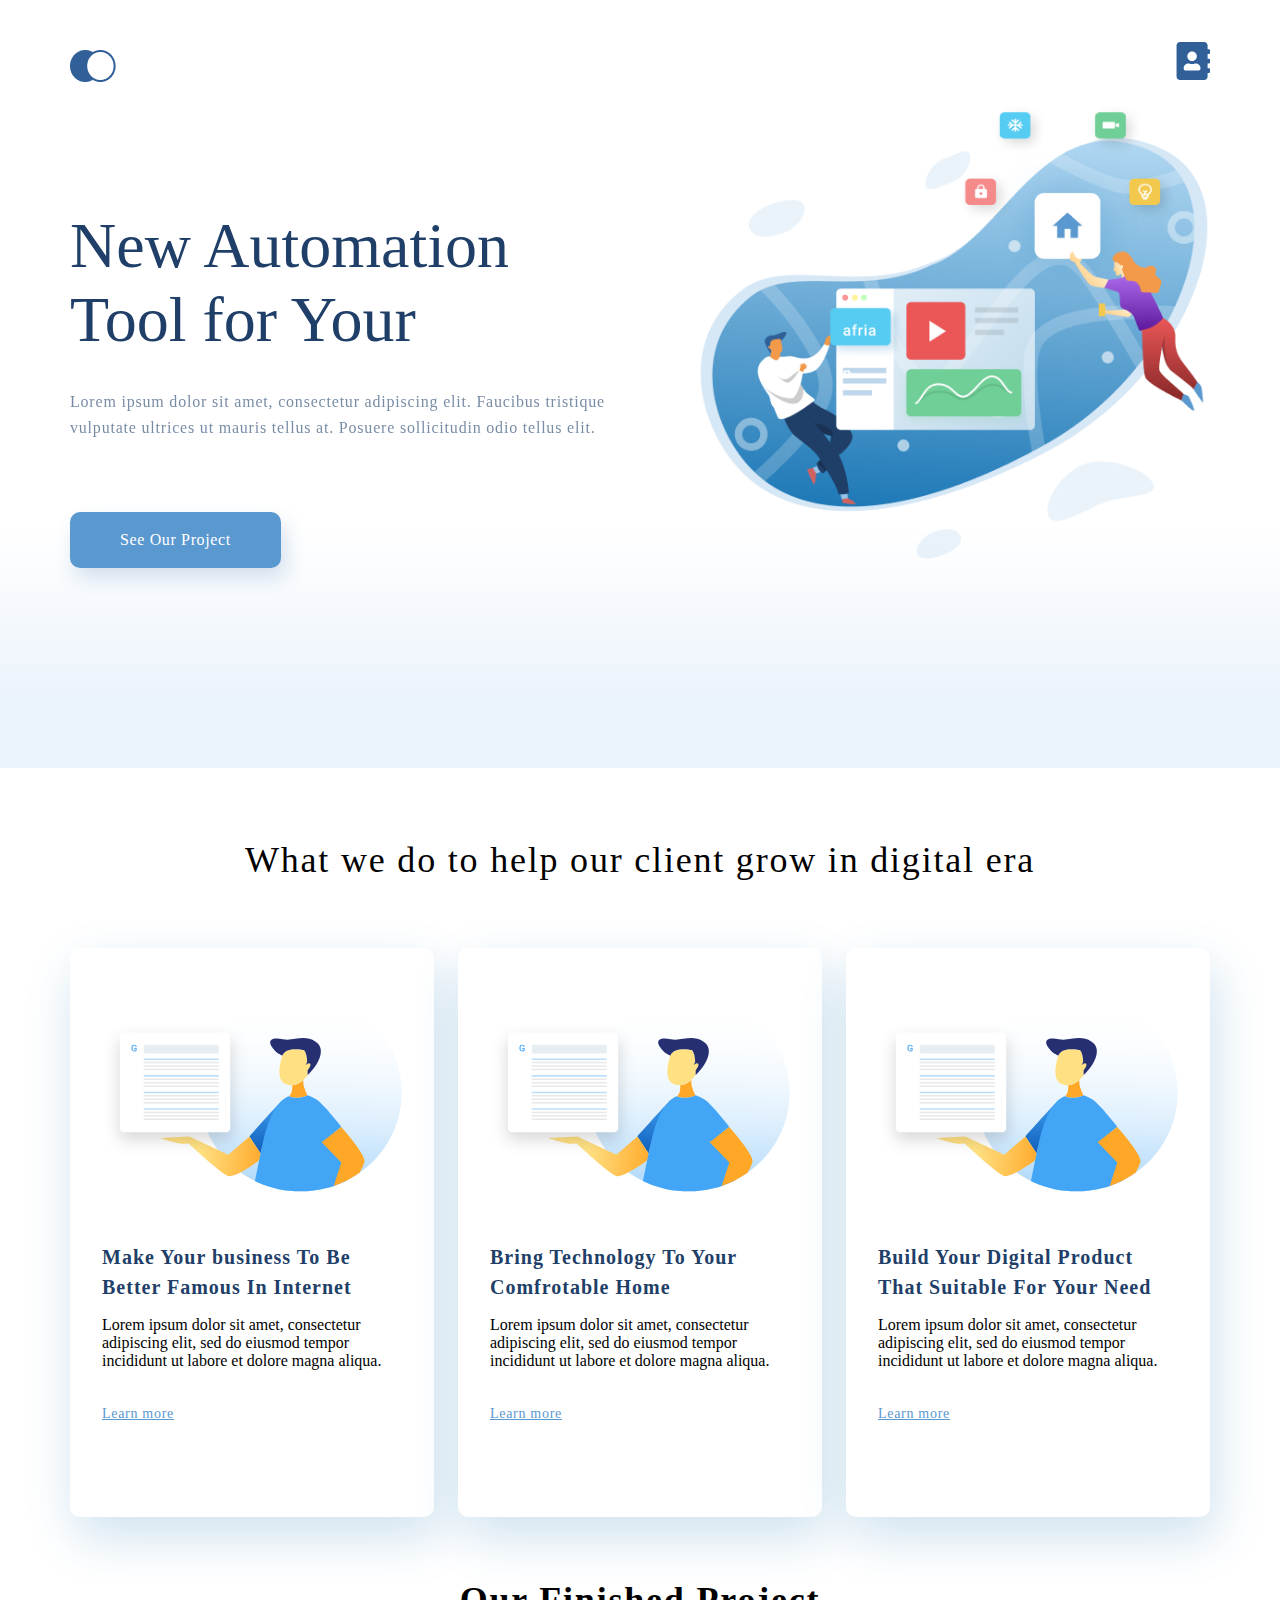
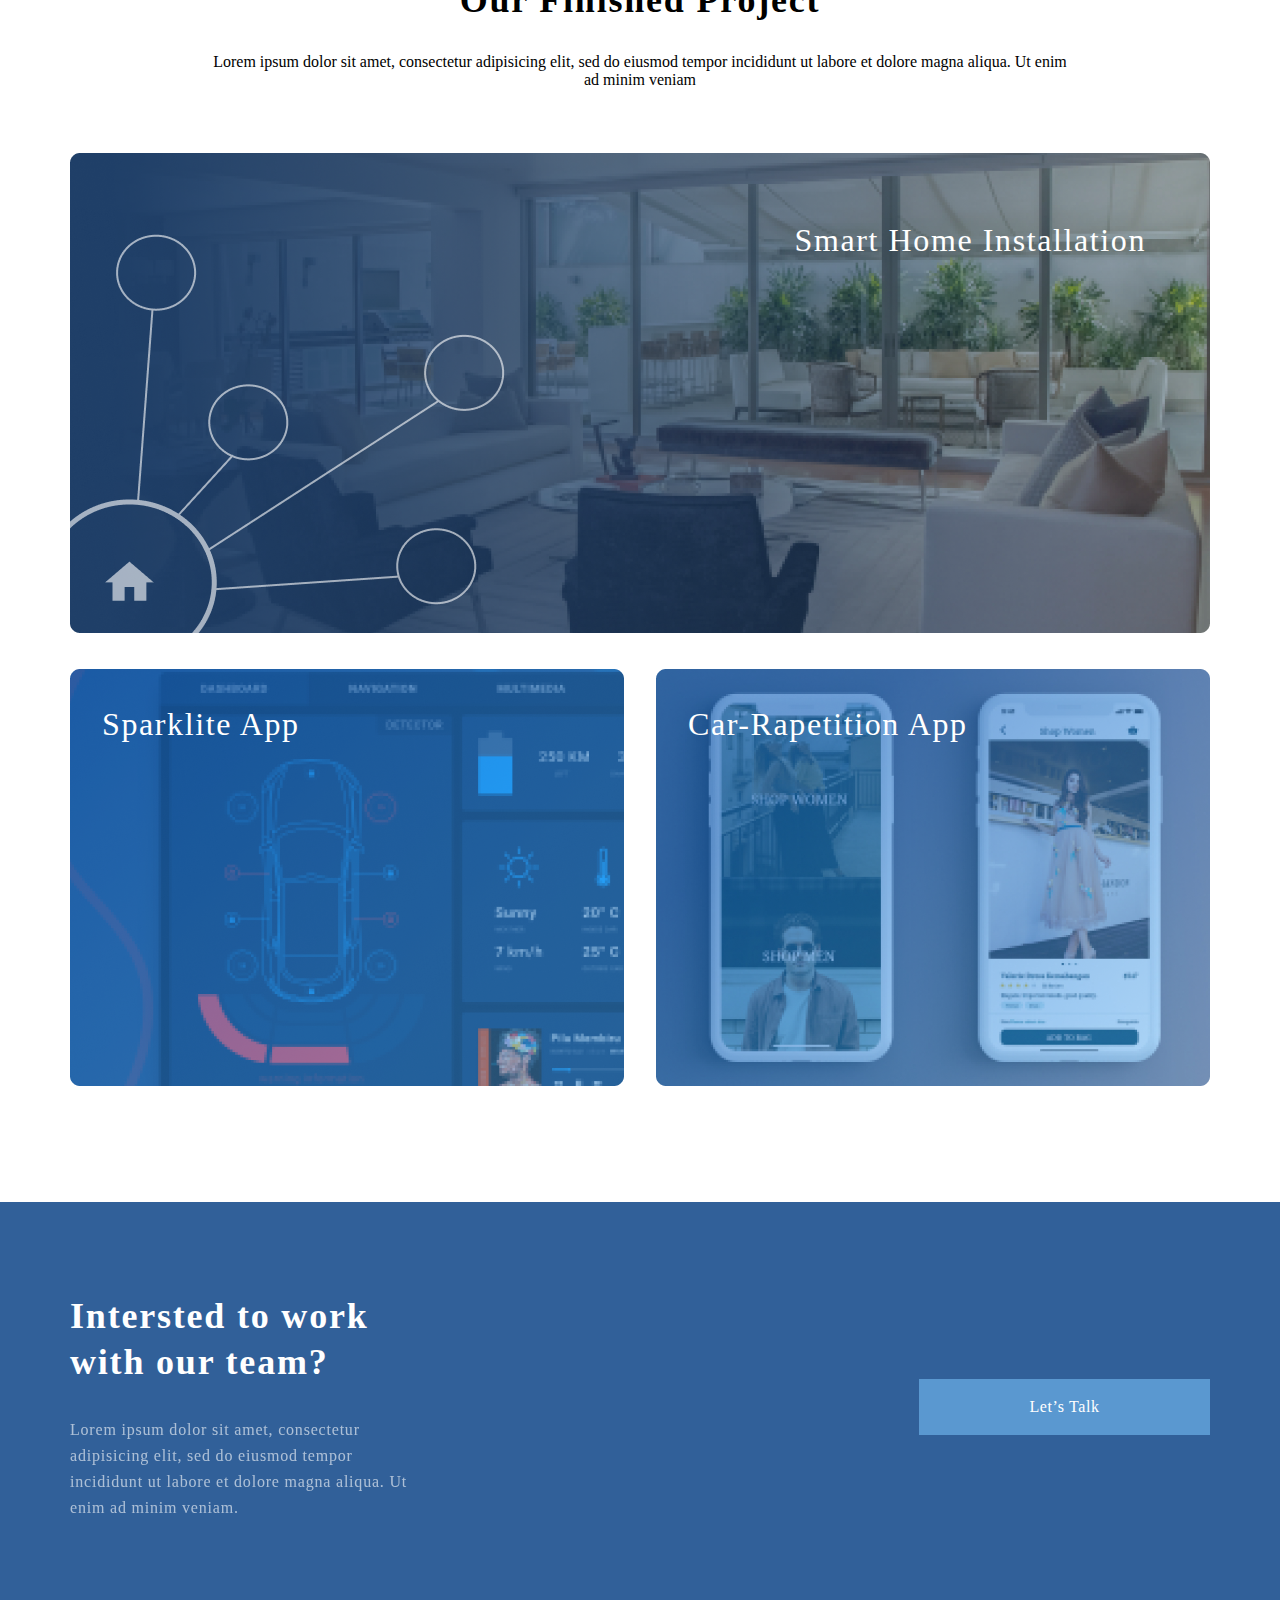
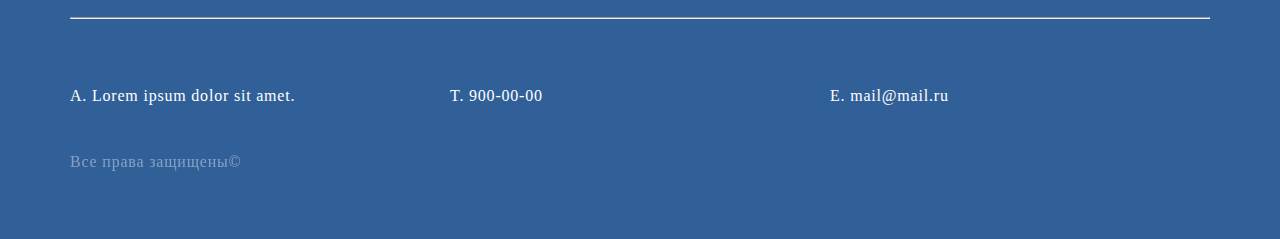
<file: index.html>
<!DOCTYPE html>
<html lang="en">

<head>
    <meta charset="UTF-8">
    <meta http-equiv="X-UA-Compatible" content="IE=edge">
    <meta name="viewport" content="width=device-width, initial-scale=1.0">
    <title>Document</title>
    <link rel="stylesheet" href="css/index.css">
</head>

<body>

    <div class="top">
        <div class="container">
            <ul class="menu">
                <li>
                    <a href="index.html"><img src="img/img1.png" alt=""></a>
                </li>
                <li>
                    <a id=" top" href="contact.html"><img src="img/img2.svg" alt=""></a>
                </li>
            </ul>
            <div class="top_info">
                <div class="info">
                    <h1 div class="info_title">New Automation Tool for Your</h1>
                    <p div class="info_text">Lorem ipsum dolor sit amet, consectetur adipiscing elit. Faucibus tristique vulputate ultrices ut mauris tellus at. Posuere sollicitudin odio tellus elit.</p>

                </div>
                <a href="#" class="top_button">See Our Project</a>
            </div>
        </div>
    </div>
    <div class="what-we-do container">
        <h3 div class="what_title">What we do to help our client grow in digital era</h3>
        <div class="card_box">
            <div class="card">
                <img src="img/img4.svg" alt="">
                <h4 div class="card_title">Make Your business To Be Better Famous In Internet</h4>
                <p div class="text">Lorem ipsum dolor sit amet, consectetur adipiscing elit, sed do eiusmod tempor incididunt ut labore et dolore magna aliqua.</p>
                <a href="#" class="card_link">Learn more</a>
            </div>
            <div class="card">
                <img src="img/img4.svg" alt="">
                <h4 div class="card_title">Bring Technology To Your Comfrotable Home</h4>
                <p div class="text">Lorem ipsum dolor sit amet, consectetur adipiscing elit, sed do eiusmod tempor incididunt ut labore et dolore magna aliqua.</p>
                <a href="#" class="card_link">Learn more</a>
            </div>
            <div class="card">
                <img src="img/img4.svg" alt="">
                <h4 div class="card_title">Build Your Digital Product That Suitable For Your Need</h4>
                <p div class="text">Lorem ipsum dolor sit amet, consectetur adipiscing elit, sed do eiusmod tempor incididunt ut labore et dolore magna aliqua.</p>
                <a href="#" class="card_link">Learn more</a>
            </div>
        </div>

        <h3 div class="project_title">Our Finished Project</h3>
        <p div class="project_title_text">Lorem ipsum dolor sit amet, consectetur adipisicing elit, sed do eiusmod tempor incididunt ut labore et dolore magna aliqua. Ut enim ad minim veniam</p>
        <div class="project__item">
            <a href="#" class="project__text">Smart Home Installation</a>
            <img class="project__img" src="img/img8.png" alt="">
        </div>
        <div class="project__parent">
            <div class="project__item project__item_margin">
                <img class="project__img" src="img/img9.png" alt="">
                <a href="#" class="project__text_mini">Sparklite App</a>
            </div>
            <div class="project__item">
                <img class="project__img" src="img/img10.png" alt="">
                <a href="#" class="project__text_mini">Car-Rapetition App</a>
            </div>

        </div>
    </div>

    <div class="footer">
        <div class="container">
            <div class="footer_top">
                <div class="footer_text">
                    <h3 div class="title_footer">Intersted to work with our team?</h3>
                    <p div class="text_footer">Lorem ipsum dolor sit amet, consectetur adipisicing elit, sed do eiusmod tempor incididunt ut labore et dolore magna aliqua. Ut enim ad minim veniam.</p>
                </div>
                <a href class="footer_button">Let’s Talk</a>
            </div>

            <hr>
            <div class="footer_bottom">
                <ul class="footer_info">
                    <li class="footer_list">A. Lorem ipsum dolor sit amet.</li>
                    <li class="footer_list">T. 900-00-00</li>
                    <li class="footer_list">E. mail@mail.ru</li>
                </ul>
                <p div class="text_all">Все права защищены&copy</p>
            </div>
        </div>
    </div>


</body>

</html>
</file>
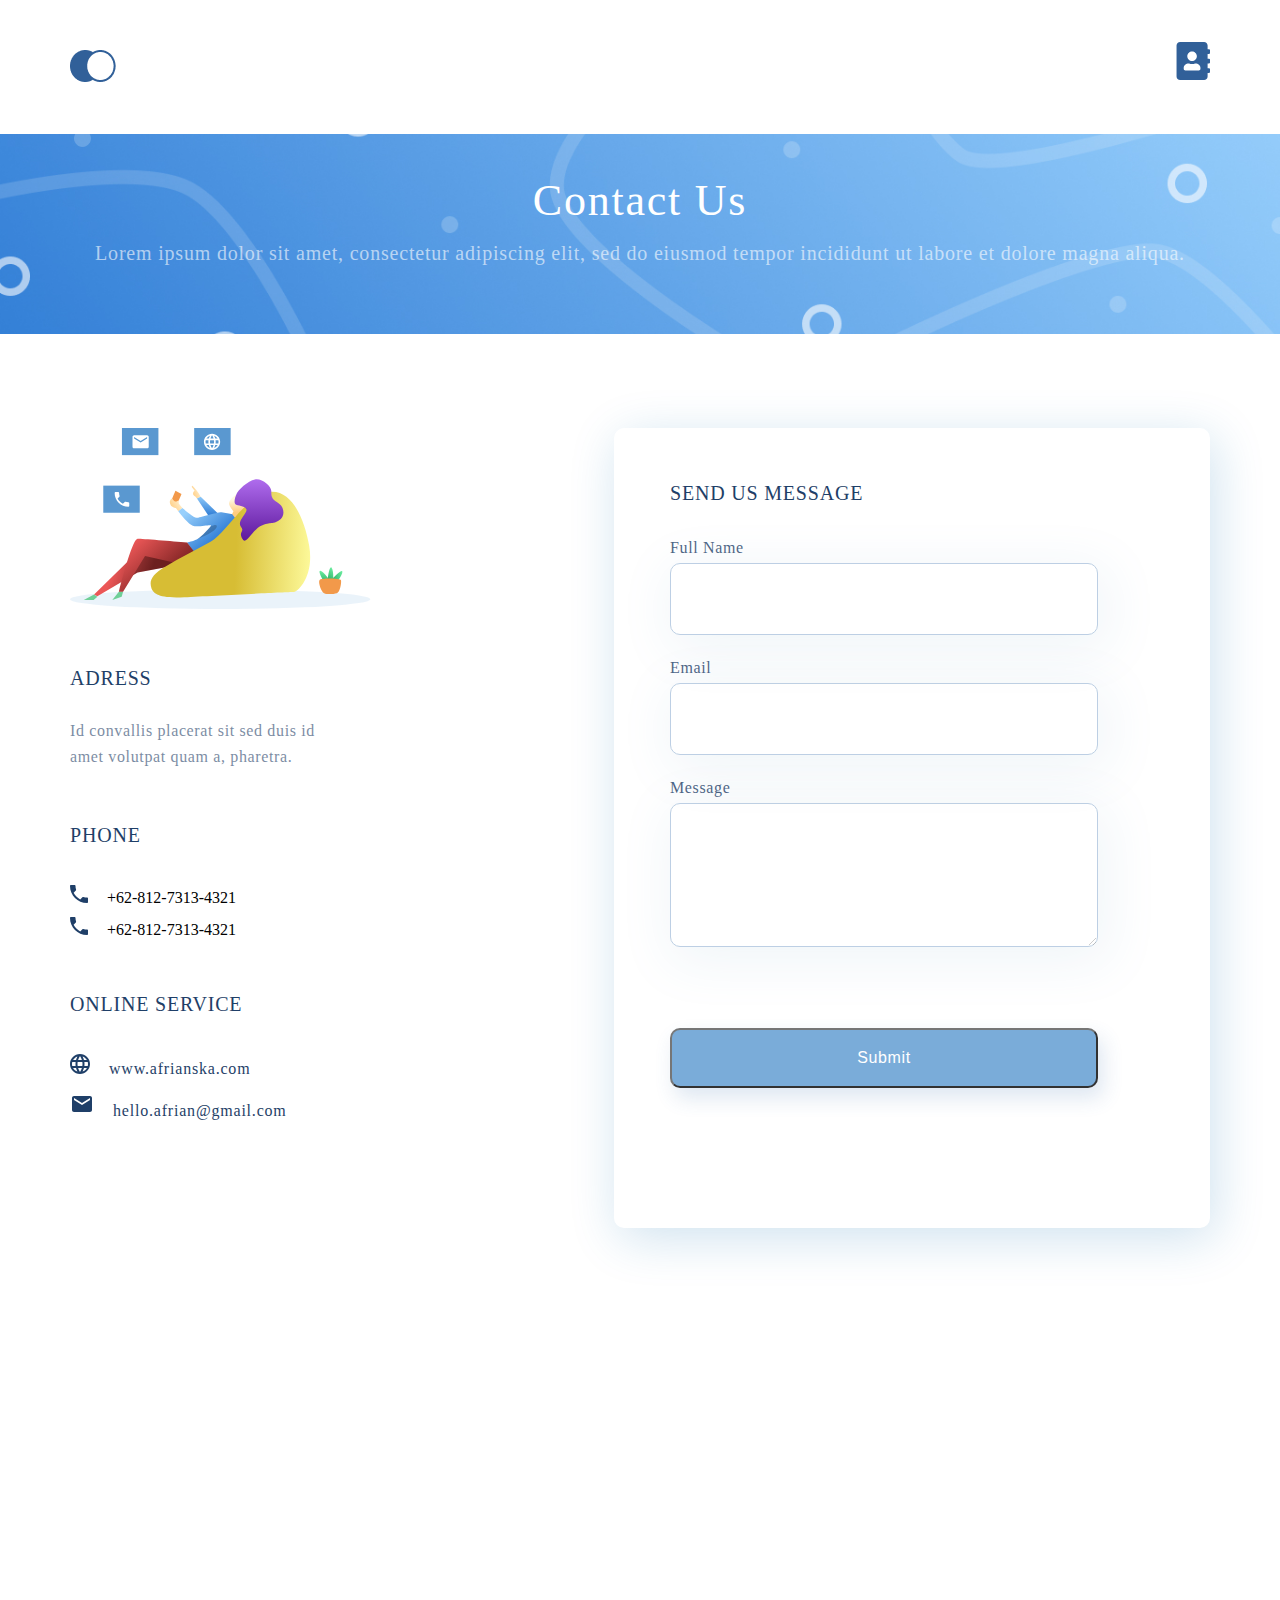
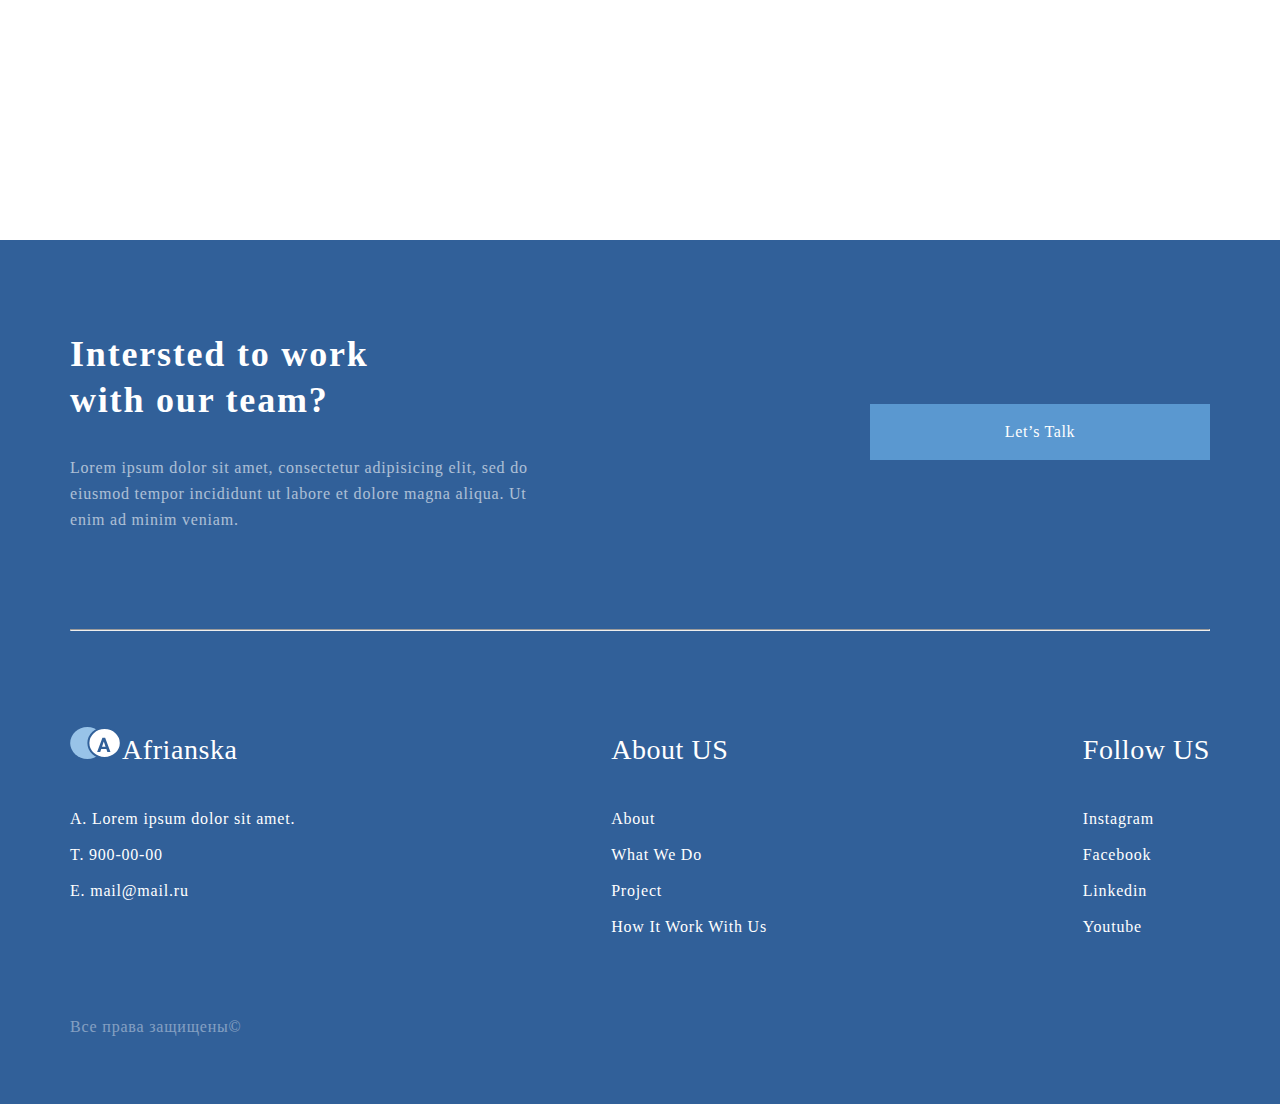
<file: contact.html>
<!DOCTYPE html>
<html lang="en">

<head>
    <meta charset="UTF-8">
    <meta http-equiv="X-UA-Compatible" content="IE=edge">
    <meta name="viewport" content="width=device-width, initial-scale=1.0">
    <title>Document</title>
    <link rel="stylesheet" href="css/contact.css">
</head>

<body>
    <div class="top">
        <div class="container">
            <ul class="menu">
                <li>
                    <a href="index.html"><img src="img/img1.png" alt=""></a>
                </li>
                <li>
                    <a id=" top" href="contact.html"><img src="img/img2.svg" alt=""></a>
                </li>
            </ul>
        </div>
    </div>
    <div class="title_contact">
        <div class="container">
            <h2 div class="title_second">Contact Us</h2>
            <p div class="text_contact">Lorem ipsum dolor sit amet, consectetur adipiscing elit, sed do eiusmod tempor incididunt ut labore et dolore magna aliqua.</p>

            <div class="contact">

                <div class="contact_info">
                    <img src="img/img7.svg" alt="">
                    <h4 div class="title_four">ADRESS</h4>
                    <p div class="text_title_four">Id convallis placerat sit sed duis id <br>amet volutpat quam a, pharetra.
                    </p>
                    <h4 div class="title_four">PHONE</h4>
                    <ul class="phone">
                        <li><img src="img/phone.svg" class="phone_number">+62-812-7313-4321
                        </li>
                        <li><img src="img/phone.svg" class="phone_number">+62-812-7313-4321</li>
                    </ul>
                    <h4 div class="title_four">ONLINE SERVICE</h4>
                    <ul class="phone">
                        <li><img src="img/plane.svg" class="phone_number"><a href=# class="href">www.afrianska.com</a>
                        </li>
                        <li><img src="img/mail.svg" class="phone_number"><a href=# class="href">hello.afrian@gmail.com</a></li>
                    </ul>
                </div>

                <div class="send_form">
                    <h4 div class="title_four">SEND US MESSAGE</h4>

                    <form action="#">
                        <p div class="text_send">Full Name<br>
                            <input div class="box" type=" text" placeholder="">
                        </p><br>

                        <p div class="text_send">Email<br>
                            <input div class="box" type="email" placeholder="">
                        </p><br>
                        <p div class="text_send">Message<br>
                            <textarea div class="box_message" name="" id=""></textarea><br>
                            <button div class="submit_button" type="submit">Submit</button>
                </div>
            </div>
        </div>
        <div class="container">
            <iframe src="https://yandex.ru/map-widget/v1/?um=constructor%3Ab347eae3fc2eb0c8878f1f93a457a1f44b324c8ac84590c8c5a30bde1d58f390&amp;source=constructor" width="1140" height="400" frameborder="0"></iframe>
        </div>
        <div class="footer">
            <div class="container">
                <div class="footer_top">
                    <div class="footer_text">
                        <h3 div class="title_footer">Intersted to work with our team?</h3>
                        <p div class="text_footer">Lorem ipsum dolor sit amet, consectetur adipisicing elit, sed do eiusmod tempor incididunt ut labore et dolore magna aliqua. Ut enim ad minim veniam.</p>
                    </div>
                    <a href class="footer_button">Let’s Talk</a>
                </div>

                <hr>
                <div class="footer_bottom">
                    <div class="contact_box">
                        <ul class="footer_info">
                            <li class="footer_list_title"><img src="img/afri.svg">Afrianska</li>
                            <li class="footer_list">A. Lorem ipsum dolor sit amet.</li>
                            </a>
                            <li class="footer_list">T. 900-00-00</li>
                            </a>
                            <li class="footer_list">E. mail@mail.ru</li>
                            </a>
                        </ul>
                    </div>
                    <div class="contact_box">
                        <ul class="footer_info">
                            <li class="footer_list_title">About US</li>
                            <li class="footer_list"><a href="" class="href_footer">About</li></a>
                                <li class="footer_list"><a href="" class="href_footer">What We Do</li></a>
                                    <li class="footer_list"><a href="" class="href_footer">Project</li></a>
                                        <li class="footer_list"><a href="" class="href_footer">How It Work With Us</li></a>
                        </ul>
                    </div>
                    <div class="contact_box">
                        <ul class="footer_info">
                            <li class="footer_list_title">Follow US</li>
                            <li class=" footer_list"><a href="" class="href_footer">Instagram</li></a>
                                <li class="footer_list"><a href="" class="href_footer">Facebook</li></a>
                                    <li class="footer_list"><a href="" class="href_footer">Linkedin</li></a>
                                        <li class="footer_list"><a href="" class="href_footer">Youtube</li></a>
                        </ul>
                    </div>
                </div>
                <p div class="text_all">Все права защищены&copy</p>
            </div>

            </form>


        </div>
</body>

</html>
</file>
<file: css/index.css>
/*общие настройки*/

* {
    margin: 0;
    padding: 0;
}

.container {
    max-width: 1140px;
    margin: 0 auto;
}


/*menu*/

.menu {
    display: flex;
    justify-content: space-between;
    list-style-type: none;
    padding-top: 42px;
}


/*main*/

.top_info {
    flex-grow: 1;
    padding-top: 115px;
    background-image: url(../img/img3.png);
    background-repeat: no-repeat;
    background-position: right;
    background-size: 45%;
}

.info_title {
    font-style: normal;
    font-weight: 300;
    font-size: 64px;
    line-height: 74px;
    color: #1F3F68;
    padding-bottom: 32px;
    width: 40%;
}

.info_text {
    font-size: 16px;
    line-height: 26px;
    letter-spacing: 0.05em;
    color: #1F3F68;
    opacity: 0.6;
    width: 50%;
}

.top_button {
    font-size: 16px;
    line-height: 26px;
    text-align: center;
    letter-spacing: 0.04em;
    color: #FFFFFF;
    background: #5A98D0;
    box-shadow: 5px 10px 20px rgba(53, 110, 173, 0.2);
    border-radius: 10px;
    padding: 15px 50px;
    text-decoration: none;
    display: inline-block;
    margin-top: 71px;
}


/*card block*/

.what_title {
    font-weight: 300;
    font-size: 36px;
    line-height: 46px;
    text-align: center;
    letter-spacing: 0.05em;
    color: #000000;
    padding-top: 69px;
    padding-bottom: 65px;
}

.card_title {
    font-size: 20px;
    line-height: 30px;
    letter-spacing: 0.05em;
    color: #1F3F68;
    padding-top: 50px;
    padding-bottom: 14px;
}

.card_box {
    display: flex;
    justify-content: space-between;
}

.card {
    display: flex;
    flex-direction: column;
    width: 300px;
    background: #FFFFFF;
    box-shadow: 5px 20px 50px rgba(16, 112, 177, 0.2);
    border-radius: 10px;
    padding: 44px 32px;
}

.top {
    height: 768px;
    background: linear-gradient(0deg, #EBF3FB 8.84%, rgba(152, 195, 232, 0) 31.12%);
}

.box {
    border: 1px solid #356EAD;
    box-sizing: border-box;
    border-radius: 10px;
    opacity: 0.4;
}

.card_link {
    font-size: 14px;
    line-height: 30px;
    letter-spacing: 0.05em;
    color: #5A98D0;
    padding-top: 29px;
    padding-bottom: 44px;
}

.project_title {
    width: 75%;
    text-align: center;
    margin: 0 auto;
    margin-top: 60px;
    margin-bottom: 30px;
    font-size: 36px;
    line-height: 46px;
    letter-spacing: 0.05em;
    color: #000000;
}

.project_title_text {
    width: 75%;
    padding-bottom: 64px;
    text-align: center;
    margin: 0 auto;
}

.project__img {
    width: 100%;
}

.project__item {
    position: relative;
    flex-grow: 1;
}

.project__text {
    position: absolute;
    top: 64px;
    right: 64px;
    font-size: 32px;
    line-height: 46px;
    text-align: right;
    letter-spacing: 0.05em;
    color: #FFFFFF;
    text-decoration: none;
}

.project__parent {
    display: flex;
    justify-content: space-between;
    margin-top: 32px;
}

.project__item_margin {
    margin-right: 32px;
}

.project__text_mini {
    right: auto;
    left: 32px;
    top: 32px;
    text-align: left;
    position: absolute;
    font-size: 32px;
    line-height: 46px;
    text-align: right;
    letter-spacing: 0.05em;
    color: #FFFFFF;
    text-decoration: none;
}


/*footer*/

.footer {
    background: #316099;
    padding-top: 91px;
    padding-bottom: 64px;
    margin-top: 112px;
}

.footer_top {
    padding-bottom: 96px;
    display: flex;
    justify-content: space-between;
    align-items: center;
}

.title_footer {
    width: 340px;
    text-align: left;
    font-size: 36px;
    line-height: 46px;
    letter-spacing: 0.05em;
    color: #FFFFFF;
    margin-bottom: 32px;
}

.text_footer {
    width: 40%;
    text-align: left;
    font-size: 16px;
    line-height: 26px;
    letter-spacing: 0.05em;
    color: #FFFFFF;
    opacity: 0.6;
}

.footer_button {
    background: #5A98D0;
    font-size: 16px;
    line-height: 26px;
    text-align: center;
    letter-spacing: 0.04em;
    color: #FFFFFF;
    padding: 15px 60px;
    text-decoration: none;
    width: 220px;
}

.footer_info {
    margin-top: 64px;
    display: flex;
    justify-content: space-between;
    margin-bottom: 40px;
}

.footer_list {
    font-size: 16px;
    line-height: 26px;
    letter-spacing: 00.05em;
    color: #FFFFFF;
    flex-grow: 1;
    flex-basis: 33.33%;
    list-style-type: none;
    display: flex;
}

.text_all {
    font-size: 16px;
    line-height: 26px;
    letter-spacing: 0.05em;
    color: #FFFFFF;
    opacity: 0.4;
}


/*адаптивность*/

@media (max-width: 1024px) {
    .container {
        padding-left: 32px;
        padding-right: 32px;
    }
    .top_info {
        background-position: right 228px;
    }
    .info_title {
        width: 100%;
    }
    .card_box {
        flex-direction: column;
        align-items: center;
    }
    .card {
        margin-bottom: 32px;
    }
    .footer_button {
        font-size: 16px;
        line-height: 26px;
        padding: 3 8px;
    }
    .footer_info {
        flex-direction: column;
    }
}

@media (max-width: 667px) {
    .top_info {
        padding-top: 36px;
        display: flex;
        flex-direction: column;
        align-items: center;
        background-image: none;
    }
    .info_title {
        font-size: 32px;
        line-height: 37px;
        margin-bottom: 12px;
        text-align: center;
        width: 100%;
    }
    .info_text {
        width: 100%;
        text-align: center;
    }
    .top_button {
        font-size: 12px;
        line-height: 26px;
        padding: 0 8px;
    }
    .title_third {
        font-size: 24px;
        line-height: 28px;
    }
    .what-we-do {
        padding-top: 48px;
    }
    .card_box {
        padding-top: 32px;
    }
    .card {
        width: 80%;
    }
    .project__text {
        font-size: 16px;
        line-height: 19px;
        top: 16px;
        right: 16px;
    }
    .project__text_mini {
        left: 16px;
        font-size: 16px;
        line-height: 19px;
    }
    .project__parent {
        flex-direction: column;
        margin-top: 16px;
    }
    .project__item_margin {
        margin-right: 0;
        margin-bottom: 16px;
    }
    .footer_top {
        flex-direction: column;
        text-align: center;
    }
    .footer_text {
        width: 100%;
    }
    .footer_info {
        display: flex;
        justify-content: space-between;
        margin-top: 64px;
    }
    .footer_button {
        margin-top: 40px;
    }
    .footer_list {
        margin-bottom: 24px;
    }
}
</file>
<file: css/contact.css>
/*общие настройки*/

* {
    margin: 0;
    padding: 0;
}

.container {
    max-width: 1140px;
    margin: 0 auto;
}


/*menu*/

.menu {
    display: flex;
    justify-content: space-between;
    list-style-type: none;
    padding-top: 42px;
}


/*main*/

.title_contact {
    flex-grow: 1;
    background-image: url(../img/back.jpg);
    background-repeat: no-repeat;
    background-position: center;
    background-size: cover;
    height: 200px;
    margin-top: 40px;
    width: 100%;
}

.title_second {
    font-weight: 500;
    font-size: 44px;
    line-height: 74px;
    text-align: center;
    letter-spacing: 0.04em;
    color: #FFFFFF;
    padding-top: 30px;
}

.text_contact {
    font-size: 20px;
    line-height: 30px;
    text-align: center;
    letter-spacing: 0.04em;
    color: rgba(255, 255, 255, 0.6);
}

.contact {
    display: flex;
    flex-wrap: wrap;
    justify-content: space-between;
    margin-top: 160px;
    margin-bottom: 96px;
}

.title_four {
    margin-top: 50px;
    margin-bottom: 25px;
    font-weight: 500;
    font-size: 20px;
    line-height: 30px;
    letter-spacing: 0.04em;
    color: #1F3F68;
}

.text_title_four {
    font-weight: 300;
    font-size: 16px;
    line-height: 26px;
    letter-spacing: 0.04em;
    color: #1F3F68;
    opacity: 0.6;
}

.phone {
    list-style-type: none;
}

.phone_number {
    padding-right: 19px;
    padding-top: 10px;
}

.href {
    text-decoration: none;
    font-size: 16px;
    line-height: 26px;
    letter-spacing: 0.05em;
    color: #1F3F68;
}

.send_form {
    width: 540px;
    height: 800px;
    display: flex;
    flex-direction: column;
    padding-left: 56px;
    background: #FFFFFF;
    box-shadow: 5px 10px 50px rgba(16, 112, 177, 0.2);
    border-radius: 10px;
}

.text_send {
    font-size: 16px;
    line-height: 30px;
    letter-spacing: 0.04em;
    color: #1F3F68;
    opacity: 0.8;
}

.box {
    width: 428px;
    height: 72px;
    background: #FFFFFF;
    box-shadow: 5px 10px 50px rgba(16, 112, 177, 0.2);
    border-radius: 10px;
    opacity: 0.4;
    border: 1px solid #356EAD;
    box-sizing: border-box;
}

.box_message {
    width: 428px;
    height: 144px;
    background: #FFFFFF;
    box-shadow: 5px 10px 50px rgba(16, 112, 177, 0.2);
    border-radius: 10px;
    opacity: 0.4;
    border: 1px solid #356EAD;
    box-sizing: border-box;
}

.submit_button {
    font-size: 16px;
    line-height: 26px;
    width: 428px;
    text-align: center;
    letter-spacing: 0.04em;
    color: #FFFFFF;
    background: #5A98D0;
    box-shadow: 5px 10px 20px rgba(53, 110, 173, 0.2);
    border-radius: 10px;
    padding: 15px 50px;
    text-decoration: none;
    display: inline-block;
    margin-top: 71px;
}


/*footer*/

.footer {
    background: #316099;
    padding-top: 91px;
    padding-bottom: 64px;
    margin-top: 112px;
}

.footer_top {
    padding-bottom: 96px;
    display: flex;
    justify-content: space-between;
    align-items: center;
}

.title_footer {
    width: 340px;
    text-align: left;
    font-size: 36px;
    line-height: 46px;
    letter-spacing: 0.05em;
    color: #FFFFFF;
    margin-bottom: 32px;
}

.text_footer {
    width: 490px;
    text-align: left;
    font-size: 16px;
    line-height: 26px;
    letter-spacing: 0.05em;
    color: #FFFFFF;
    opacity: 0.6;
}

.footer_button {
    background: #5A98D0;
    font-size: 16px;
    line-height: 26px;
    text-align: center;
    letter-spacing: 0.04em;
    color: #FFFFFF;
    padding: 15px 60px;
    text-decoration: none;
    width: 220px;
}

.footer_bottom {
    display: flex;
    justify-content: space-between;
    margin-top: 96px;
    margin-bottom: 64px;
}

.footer_list_title {
    font-weight: 500;
    font-size: 28px;
    line-height: 46px;
    letter-spacing: 0.02em;
    color: #FFFFFF;
    text-decoration: none;
    list-style-type: none;
    margin-bottom: 33px;
}

.footer_list {
    text-decoration: none;
    list-style-type: none;
    font-size: 16px;
    line-height: 26px;
    letter-spacing: 0.05em;
    color: #FFFFFF;
    margin-bottom: 10px;
}

.href_footer {
    text-decoration: none;
    color: #FFFFFF;
}

.text_all {
    font-size: 16px;
    line-height: 26px;
    letter-spacing: 0.05em;
    color: #FFFFFF;
    opacity: 0.4;
}


/*адаптивность*/

@media (max-width: 1024px) {
    .container {
        padding-left: 32px;
        padding-right: 32px;
    }
    .text_contact {
        font-size: 16px;
        line-height: 30px;
        width: 100%;
    }
    .contact {
        flex-direction: column;
        align-items: center;
    }
    .send_form {
        margin-top: 64px;
    }
}

@media (max-width: 667px) {
    .footer_top,
    .footer_bottom {
        display: flex;
        justify-content: space-between;
        margin-top: 64px;
        flex-direction: column;
    }
    .footer_button {
        margin-top: 30px;
    }
    .footer_list_title {
        margin-top: 20px;
    }
    .title_second {
        font-size: 24px;
        line-height: 28px;
    }
}
</file>
